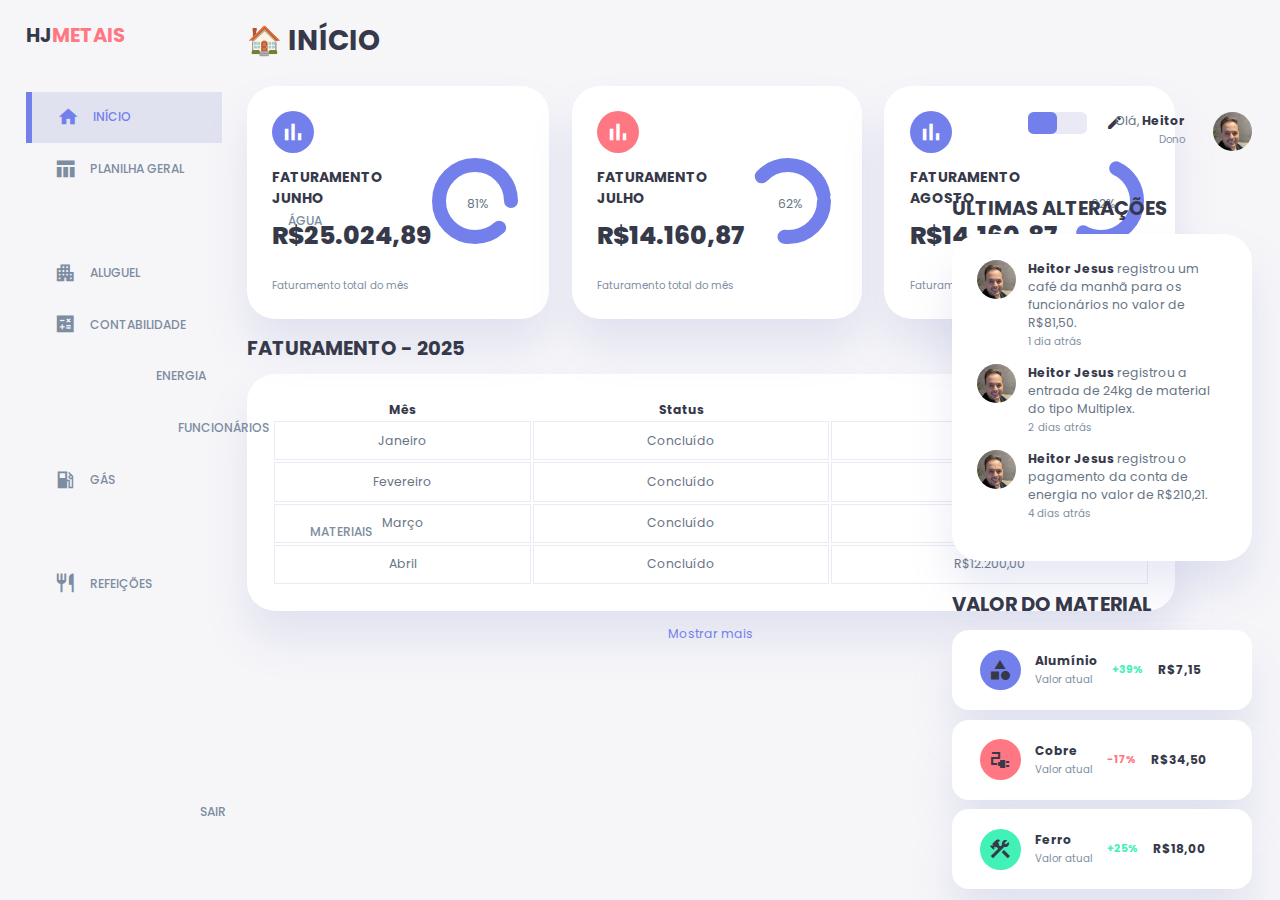
<file: index.html>
<!DOCTYPE html>
<html lang="pt-br">
<head>
    <meta charset="UTF-8">
    <meta http-equiv="X-UA-Compatible" content="IE=edge">
    <meta name="viewport" content="width=device-width, initial-scale=1.0">
    <title>HJ METAIS</title>
    <!-- MATERIAL ICONS -->
    <link href="https://fonts.googleapis.com/icon?family=Material+Icons+Sharp" rel="stylesheet">
    <!-- CSS -->
    <link rel="stylesheet" href="./style.css">
    <style>
        /* Estilo simples para demonstrar a troca de abas */
        main section {
            display: none;
        }

        main section.active {
            display: block;
        }
    </style>
    <link href="https://fonts.googleapis.com/css2?family=Poppins:wght@400;600&display=swap" rel="stylesheet">
        <style>
            body {
                font-family: 'Poppins', sans-serif;
            }
        </style>
</head>
<body>
    <div class="container">
        <aside>
            <div class="top">
                <div class="logo">
                    <h2 href="#" id="btnHJ">HJ<span class="danger" href="#" id="btnMetais">METAIS</span></h2>
                </div>
                <div class="close" id="close-btn">
                    <span class="material-icons-sharp">close</span>
                </div>
            </div>

            <div class="sidebar">
                <div class="nav-menu">
                    <a href="#" class="nav-item active" data-tab="inicio">
                        <span class="material-icons-sharp">home</span>
                        <h3>INÍCIO</h3>
                    </a>
                    <a href="#" class="nav-item" data-tab="planilha">
                        <span class="material-icons-sharp">table_chart</span>
                        <h3>PLANILHA GERAL</h3>
                    </a>
                    <a href="#" class="nav-item" data-tab="agua">
                        <span class="material-icons-sharp">water_drop</span>
                        <h3>ÁGUA</h3>
                    </a>
                    <a href="#" class="nav-item" data-tab="aluguel">
                        <span class="material-icons-sharp">apartment</span>
                        <h3>ALUGUEL</h3>
                    </a>
                    <a href="#" class="nav-item" data-tab="contabilidade">
                        <span class="material-icons-sharp">calculate</span>
                        <h3>CONTABILIDADE</h3>
                    </a>
                    <a href="#" class="nav-item" data-tab="energia">
                        <span class="material-icons-sharp">bolt</span>
                        <h3>ENERGIA</h3>
                    </a>
                    <a href="#" class="nav-item" data-tab="funcionarios">
                        <span class="material-icons-sharp">badge</span>
                        <h3>FUNCIONÁRIOS</h3>
                    </a>
                    <a href="#" class="nav-item" data-tab="gas">
                        <span class="material-icons-sharp">local_gas_station</span>
                        <h3>GÁS</h3>
                    </a>
                    <a href="#" class="nav-item" data-tab="materiais">
                        <span class="material-icons-sharp">inventory_2</span>
                        <h3>MATERIAIS</h3>
                    </a>
                    <a href="#" class="nav-item" data-tab="refeicoes">
                        <span class="material-icons-sharp">restaurant</span>
                        <h3>REFEIÇÕES</h3>
                    </a>
                    <a href="#">
                        <span class="material-icons-sharp">logout</span>
                        <h3>SAIR</h3>
                    </a>
                </div>
            </div>
        </aside>
        
        
        <main>


        <!-- A B A     D O    I N I C I O -->
        <section data-content="inicio" class="active">
            <div class="title">🏠 INÍCIO</div>

                <div class="insights">
                <div class="sales">
                    <span class="material-icons-sharp">bar_chart</span>
                    <div class="middle">
                    <div class="left">
                        <h3>FATURAMENTO JUNHO</h3>
                        <h1>R$25.024,89</h1>
                    </div>
                    <div class="progress">
                        <svg><circle cx='38' cy='38' r='36'></circle></svg>
                        <div class="number"><p>81%</p></div>
                    </div>
                    </div>
                    <small class="text-muted">Faturamento total do mês</small>
                </div>

                <div class="expenses">
                    <span class="material-icons-sharp">bar_chart</span>
                    <div class="middle">
                    <div class="left">
                        <h3>FATURAMENTO JULHO</h3>
                        <h1>R$14.160,87</h1>
                    </div>
                    <div class="progress">
                        <svg><circle cx='38' cy='38' r='36'></circle></svg>
                        <div class="number"><p>62%</p></div>
                    </div>
                    </div>
                    <small class="text-muted">Faturamento total do mês</small>
                </div>

                <div class="income">
                    <span class="material-icons-sharp">bar_chart</span>
                    <div class="middle">
                    <div class="left">
                        <h3>FATURAMENTO AGOSTO</h3>
                        <h1>R$14.160,87</h1>
                    </div>
                    <div class="progress">
                        <svg><circle cx='38' cy='38' r='36'></circle></svg>
                        <div class="number"><p>62%</p></div>
                    </div>
                    </div>
                    <small class="text-muted">Faturamento total do mês</small>
                </div>
                </div>

                <div class="recent-orders">
                    <h2>FATURAMENTO - 2025</h2>
                    <table>
                        <thead>
                            <tr>
                                <th>Mês</th>
                                <th>Status</th>
                                <th>Valor</th>
                            </tr>
                        </thead>
                        <tbody id="faturamento-body">
                            <tr><td>Janeiro</td><td>Concluído</td><td>R$18.124,71</td></tr>
                            <tr><td>Fevereiro</td><td>Concluído</td><td>R$9.210,14</td></tr>
                            <tr><td>Março</td><td>Concluído</td><td>R$19.890,45</td></tr>
                            <tr><td>Abril</td><td>Concluído</td><td>R$12.200,00</td></tr>
                            <tr style="display: none;"><td>Maio</td><td>Concluído</td><td>R$15.230,90</td></tr>
                            <tr style="display: none;"><td>Junho</td><td>Concluído</td><td>R$13.750,20</td></tr>
                            <tr style="display: none;"><td>Julho</td><td>Pendente</td><td>R$11.100,00</td></tr>
                            <!-- adicione mais se quiser -->
                        </tbody>
                    </table>
                    <a href="#" id="ver-mais" onclick="mostrarMais(event)">Mostrar mais</a>
                </div>

                <div class="right">
                    <div class="top">
                        <button id="menu-btn"> 
                            <span class="material-icons-sharp">
                                menu
                                </span>
                        </button>

                        <div class="theme-toggler">
                            <span class="material-icons-sharp active">light_mode</span>
                            <span class="material-icons-sharp">dark_mode</span>
                        </div>

                        <div class="profile">
                            <div class="info">
                                <p>Olá, <b>Heitor</b></p>
                                <small class="text-muted">Dono</small>
                            </div>
                            <div class="profile-photo">
                                <img src="./images/profile-1.jpg" alt="">
                            </div>
                        </div>

                    </div>

                    <div class="recent-updates">
                        <h2>ÚLTIMAS ALTERAÇÕES</h2>

                        <div class="updates">
                            <div class="update">
                                <div class="profile-photo">
                                    <img src="./images/profile-1.jpg" alt="">
                                </div>
                                <div class="message">
                                    <p><b>Heitor Jesus</b> registrou um café da manhã para os funcionários no valor de R$81,50.</p>
                                    <small class="text-muted">1 dia atrás</small>
                                </div>
                            </div>

                            <div class="update">
                                <div class="profile-photo">
                                    <img src="./images/profile-1.jpg" alt="">
                                </div>
                                <div class="message">
                                    <p><b>Heitor Jesus</b> registrou a entrada de 24kg de material do tipo Multiplex.</p>
                                    <small class="text-muted">2 dias atrás</small>
                                </div>
                            </div>

                            <div class="update">
                                <div class="profile-photo">
                                    <img src="./images/profile-1.jpg" alt="">
                                </div>
                                <div class="message">
                                    <p><b>Heitor Jesus</b> registrou o pagamento da conta de energia no valor de R$210,21.</p>
                                    <small class="text-muted">4 dias atrás</small>
                                </div>
                            </div>
                        </div>
                    </div>

                    <div class="sales-analytics">
                    <h2>VALOR DO MATERIAL</h2>

                    <div class="item online">
                        <div class="icon">
                            <span class="material-icons-sharp">category</span> <!-- Ícone para Alumínio -->
                        </div>
                            <div class="info">
                                <h3>Alumínio</h3>
                                <small class="text-muted">Valor atual</small>
                            </div>
                            <h5 class="success">+39%</h5>
                            <h3>R$7,15</h3>
                        </div>
                    

                    <div class="item offline">
                        <div class="icon">
                            <span class="material-icons-sharp">electrical_services</span> <!-- Ícone para Cobre -->
                        </div>
                            <div class="info">
                                <h3>Cobre</h3>
                                <small class="text-muted">Valor atual</small>
                            </div>
                            <h5 class="danger">-17%</h5>
                            <h3>R$34,50</h3>
                        </div>

                    <div class="item customers">
                        <div class="icon">
                            <span class="material-icons-sharp">construction</span> <!-- Ícone para Ferro -->
                        </div>
                            <div class="info">
                                <h3>Ferro</h3>
                                <small class="text-muted">Valor atual</small>
                            </div>
                            <h5 class="success">+25%</h5>
                            <h3>R$18,00</h3>
                        </div>
                </div>
            </div> 
        </section>

      


            <!-- A B A     D A   P L A N I L H A     G E R A L  -->
            <section data-content="planilha">
                <h1>📊 Planilha Geral</h1>
                <p>Conteúdo da planilha geral...</p>
            </section>



            <!-- A B A     D A    C O N T A    D E      A G U A -->
            <section data-content="agua">
                <div class="title">💧ÁGUA</div>

                <!-- Texto antes dos cards -->
                <div class="intro-text" style="margin-bottom: 25px; padding: 20px; background-color: #f9f9f9; border-left: 5px solid blue; border-radius: 6px;">
                    <p style="margin-bottom: 15px;">
                        💧 <strong>Bem-vindo à Central de Contas de Água</strong><br>
                        Esta seção foi criada para facilitar o controle e o registro das contas de água. Para adicionar um novo pagamento, basta clicar em <strong>"Registrar"</strong> e preencher o formulário com o <strong>valor</strong> e a <strong>data</strong> do pagamento. Simples e rápido! ✅
                    </p>
                    <p>
                        ⏰ No dia <strong>? de cada mês</strong>, um lembrete automático será exibido para que você não se esqueça de pagar a conta. Com essa funcionalidade, garantimos mais organização e pontualidade no controle financeiro. 💼📅
                    </p>
                </div>

                <!-- Modal Registrar Pagamento Água -->
                <div id="modalPagamentoAgua" class="modal">
                <div class="modal-content">
                    <span class="close-button-pagamento">&times;</span>
                    <h2>Registrar Pagamento de Água</h2>
                    <form id="formPagamentoAgua">

                    <label>Título</label><br>
                    <input type="text" id="tituloAgua" name="tituloAgua" required><br><br>


                    <label>Data:</label><br>
                    <input type="date" id="dataAgua" name="dataAgua" required><br><br>

                    <label>Valor:</label><br>
                    <input type="text" id="valorAgua" name="valorAgua" required><br><br>

                    <button type="submit" class="btn btn-primary">Salvar</button>
                    </form>
                </div>
                </div>


                <!-- Título + botão "+" -->
                <div style="display: flex; align-items: center; justify-content: space-between; margin-bottom: 10px;">
                    <h2 style="margin: 0;">PAGAMENTO CONTA DE ÁGUA - AGOSTO/25</h2>
                        <button id="btnAbrirModalAgua" class="btn-adicionar" style="padding: 6px 14px; font-size: 24px; border: none; border-radius: 6px; cursor: pointer;">
                            +
                        </button>
                </div>
                    <div class="recent-orders">
                    <table>
                        <thead>
                            <tr>
                                <th>Título</th>
                                <th>Data</th>
                                <th>Valor</th>
                            </tr>
                        </thead>
                        <tbody id="agua-body">
                            <tr><td>Sabesp</td><td>01/08/2025</td><td>R$454,71</td></tr>
                        </tbody>
                    </table>
                </div>

                <!-- Bloco inserido abaixo -->
                <div class="right">
                    <div class="top">
                        <button id="menu-btn"> 
                            <span class="material-icons-sharp">menu</span>
                        </button>

                        <div class="theme-toggler">
                            <span class="material-icons-sharp active">light_mode</span>
                            <span class="material-icons-sharp">dark_mode</span>
                        </div>

                        <div class="profile">
                            <div class="info">
                                <p>Olá, <b>Heitor</b></p>
                                <small class="text-muted">Dono</small>
                            </div>
                            <div class="profile-photo">
                                <img src="./images/profile-1.jpg" alt="">
                            </div>
                        </div>
                    </div>
                </div>
            </section>




            <!-- A B A     D O    A L U G U E L -->
            <section data-content="aluguel">
                <div class="title">🏢 ALUGUEL</div>

                <!-- Texto antes dos cards -->
                <div class="intro-text" style="margin-bottom: 25px; padding: 20px; background-color: #f9f9f9; border-left: 5px solid blue; border-radius: 6px;">
                    <p style="margin-bottom: 15px;">
                        🏠 <strong>Bem-vindo à Central de Contas de Aluguel</strong><br>
                        Esta seção foi criada para facilitar o controle e o registro das contas de aluguel. Para adicionar um novo pagamento, basta clicar em <strong>"+"</strong> e preencher o formulário com o <strong>valor</strong> e a <strong>data</strong> do pagamento. Simples e rápido! ✅
                    </p>
                    <p>
                        ⏰ No dia <strong>? de cada mês</strong>, um lembrete automático será exibido para que você não se esqueça de pagar a conta. Com essa funcionalidade, garantimos mais organização e pontualidade no controle financeiro. 💼📅
                    </p>
                </div>


                <!-- Modal Registrar Pagamento Água -->
                <div id="modalPagamentoAluguel" class="modal">
                <div class="modal-content">
                    <span class="close-button-pagamento-aluguel">&times;</span>
                    <h2>Registrar Pagamento de Aluguel</h2>
                    <form id="formPagamentoAluguel">

                    <label>Título:</label><br>
                    <input type="text" id="tituloAluguel" name="tituloAluguel" required><br><br>
                    
                    <label>Data:</label><br>
                    <input type="date" id="dataAluguel" name="dataAluguel" required><br><br>

                    <label>Valor:</label><br>
                    <input type="text" id="valorAluguel" name="valorAluguel" required><br><br>

                    <button type="submit" class="btn btn-primary">Salvar</button>
                    </form>
                </div>
                </div>


                <!-- Título + botão "+" -->
                <div style="display: flex; align-items: center; justify-content: space-between; margin-bottom: 10px;">
                    <h2 style="margin: 0;">PAGAMENTO ALUGUEL - AGOSTO/25</h2>
                        <button id="btnAbrirModalAluguel" class="btn-adicionar" style="padding: 6px 14px; font-size: 24px; border: none; border-radius: 6px; cursor: pointer;">
                            +
                        </button>
                </div>
                    <div class="recent-orders">
                    <table>
                        <thead>
                            <tr>
                                <th>Título</th>
                                <th>Data</th>
                                <th>Valor</th>
                            </tr>
                        </thead>
                        <tbody id="agua-body">
                            <tr><td>Aluguel 2 galpões</td><td>05/08/2025</td><td>R$7.000,00</td></tr>
                        </tbody>
                    </table>
                </div>

                <!-- Bloco inserido abaixo -->
                <div class="right">
                    <div class="top">
                        <button id="menu-btn"> 
                            <span class="material-icons-sharp">menu</span>
                        </button>

                        <div class="theme-toggler">
                            <span class="material-icons-sharp active">light_mode</span>
                            <span class="material-icons-sharp">dark_mode</span>
                        </div>

                        <div class="profile">
                            <div class="info">
                                <p>Olá, <b>Heitor</b></p>
                                <small class="text-muted">Dono</small>
                            </div>
                            <div class="profile-photo">
                                <img src="./images/profile-1.jpg" alt="">
                            </div>
                        </div>
                    </div>
                </div>
            </section>




            <!-- A B A     D A    C O N T A B I L I D A D E-->
            <section data-content="contabilidade">
                <div class="title">🧾 CONTABILIDADE</div>

                <!-- Texto antes dos cards -->
                <div class="intro-text" style="margin-bottom: 25px; padding: 20px; background-color: #f9f9f9; border-left: 5px solid blue; border-radius: 6px;">
                    <p style="margin-bottom: 15px;">
                        🏠 <strong>Bem-vindo à Central de Contas da Contabilidade</strong><br>
                        Esta seção foi criada para facilitar o controle e o registro das contas de contabilidade. Para adicionar um novo pagamento, basta clicar em <strong>"+"</strong> e preencher o formulário com o <strong>valor</strong> e a <strong>data</strong> do pagamento. Simples e rápido! ✅
                    </p>
                    <p>
                        ⏰ No dia <strong>? de cada mês</strong>, um lembrete automático será exibido para que você não se esqueça de pagar a conta. Com essa funcionalidade, garantimos mais organização e pontualidade no controle financeiro. 💼📅
                    </p>
                </div>


                <!-- Modal Registrar Pagamento Contabilidade -->
                <div id="modalPagamentoContabilidade" class="modal">
                <div class="modal-content">
                    <span class="close-button-pagamento-contabilidade">&times;</span>
                    <h2>Registrar Pagamento de Contabilidade</h2>
                    <form id="formPagamentoContabilidade">

                    <label>Título:</label><br>
                    <input type="text" id="tituloContabilidade" name="tituloContabilidade" required><br><br>
                        
                    <label>Data:</label><br>
                    <input type="date" id="dataContabilidade" name="dataContabilidade" required><br><br>

                    <label>Valor:</label><br>
                    <input type="text" id="valorContabilidade" name="valorContabilidade" required><br><br>

                    <button type="submit" class="btn btn-primary">Salvar</button>
                    </form>
                </div>
                </div>


                <!-- Título + botão "+" -->
                <div style="display: flex; align-items: center; justify-content: space-between; margin-bottom: 10px;">
                    <h2 style="margin: 0;">PAGAMENTO CONTABILIDADE - AGOSTO/25</h2>
                        <button id="btnAbrirModalContabilidade" class="btn-adicionar" style="padding: 6px 14px; font-size: 24px; border: none; border-radius: 6px; cursor: pointer;">
                            +
                        </button>
                </div>
                    <div class="recent-orders">
                    <table>
                        <thead>
                            <tr>
                                <th>Título</th>
                                <th>Data</th>
                                <th>Valor</th>
                            </tr>
                        </thead>
                        <tbody id="agua-body">
                            <tr><td>Lucas Contador</td><td>02/08/2025</td><td>R$1.000,00</td></tr>
                        </tbody>
                    </table>
                </div>

                <!-- Bloco inserido abaixo -->
                <div class="right">
                    <div class="top">
                        <button id="menu-btn"> 
                            <span class="material-icons-sharp">menu</span>
                        </button>

                        <div class="theme-toggler">
                            <span class="material-icons-sharp active">light_mode</span>
                            <span class="material-icons-sharp">dark_mode</span>
                        </div>

                        <div class="profile">
                            <div class="info">
                                <p>Olá, <b>Heitor</b></p>
                                <small class="text-muted">Dono</small>
                            </div>
                            <div class="profile-photo">
                                <img src="./images/profile-1.jpg" alt="">
                            </div>
                        </div>
                    </div>
                </div>
            </section>




            <!-- A B A     D A    E N E R G I A-->
            <section data-content="energia">
                 <div class="title">⚡ ENERGIA</div>

                <!-- Texto antes dos cards -->
                <div class="intro-text" style="margin-bottom: 25px; padding: 20px; background-color: #f9f9f9; border-left: 5px solid blue; border-radius: 6px;">
                    <p style="margin-bottom: 15px;">
                        🏠 <strong>Bem-vindo à Central de Contas de Energia</strong><br>
                        Esta seção foi criada para facilitar o controle e o registro das contas de energia. Para adicionar um novo pagamento, basta clicar em <strong>"+"</strong> e preencher o formulário com o <strong>valor</strong> e a <strong>data</strong> do pagamento. Simples e rápido! ✅
                    </p>
                    <p>
                        ⏰ No dia <strong>? de cada mês</strong>, um lembrete automático será exibido para que você não se esqueça de pagar a conta. Com essa funcionalidade, garantimos mais organização e pontualidade no controle financeiro. 💼📅
                    </p>
                </div>


                <!-- Modal Registrar Pagamento Contabilidade -->
                <div id="modalPagamentoEnergia" class="modal">
                <div class="modal-content">
                    <span class="close-button-pagamento-energia">&times;</span>
                    <h2>Registrar Pagamento de Energia</h2>
                    <form id="formPagamentoEnergia">

                    <label>Título:</label><br>
                    <input type="text" id="tituloEnergia" name="tituloEnergia" required><br><br>

                    <label>Data:</label><br>
                    <input type="date" id="dataEnergia" name="dataEnergia" required><br><br>

                    <label>Valor:</label><br>
                    <input type="text" id="valorEnergia" name="valorEnergia" required><br><br>

                    <button type="submit" class="btn btn-primary">Salvar</button>
                    </form>
                </div>
                </div>


                <!-- Título + botão "+" -->
                <div style="display: flex; align-items: center; justify-content: space-between; margin-bottom: 10px;">
                    <h2 style="margin: 0;">PAGAMENTO ENERGIA - AGOSTO/25</h2>
                        <button id="btnAbrirModalEnergia" class="btn-adicionar" style="padding: 6px 14px; font-size: 24px; border: none; border-radius: 6px; cursor: pointer;">
                            +
                        </button>
                </div>
                    <div class="recent-orders">
                    <table>
                        <thead>
                            <tr>
                                <th>Título</th>
                                <th>Data</th>
                                <th>Valor</th>
                            </tr>
                        </thead>
                        <tbody id="agua-body">
                            <tr><td>Energia EDP</td><td>15/08/2025</td><td>R$323,40</td></tr>
                        </tbody>
                    </table>
                </div>

                <!-- Bloco inserido abaixo -->
                <div class="right">
                    <div class="top">
                        <button id="menu-btn"> 
                            <span class="material-icons-sharp">menu</span>
                        </button>

                        <div class="theme-toggler">
                            <span class="material-icons-sharp active">light_mode</span>
                            <span class="material-icons-sharp">dark_mode</span>
                        </div>

                        <div class="profile">
                            <div class="info">
                                <p>Olá, <b>Heitor</b></p>
                                <small class="text-muted">Dono</small>
                            </div>
                            <div class="profile-photo">
                                <img src="./images/profile-1.jpg" alt="">
                            </div>
                        </div>
                    </div>
                </div>
            </section>




            <!-- A B A     D O S    F U N C I O N A R I O S-->
            <section data-content="funcionarios">
                <h1>Funcionários</h1>
                <p>Dados dos funcionários...</p>
            </section>




            <!-- A B A     D O      G Á S -->
            <section data-content="gas">
                <h1>Gás</h1>
                <p>Controle de gás utilizado...</p>
            </section>




            <!-- A B A     D O S     M A T E R I A I S-->
            <section data-content="materiais">
                <h1>Materiais</h1>
                <p>Estoque e movimentações de materiais...</p>
            </section>
    
            
            <!-- A B A     D A S     R E F E I C O E S-->
            <section data-content="refeicoes">
                <h1>Refeições</h1>
                <p>Controle de refeições servidas...</p>
            </section>

        </main>
    </div>












    <!-- SCRIPT DE TROCA DE ABAS -->
    <script>
        
    </script>

    <script src="script.js"></script>
    <script src="./ordes.js"></script>
</body>
</html>
</file>
<file: style.css>
@import url('https://fonts.googleapis.com/css2?family=Poppins:wght@300;400;500;600;700;800&display=swap');

/* ---------VARIAVREIS RAIZ ----------- */
:root {
    --color-primary: #7380ec;
    --color-danger: #ff7782;
    --color-succcess: #41f1b6;
    --color-warning: #ffbb55;
    --color-white: #fff;
    --color-info-dark: #7d8da1;
    --color-info-light: #dce1eb;
    --color-dark: #363949;
    --color-light: rgba(132, 139, 200, 0.18);
    --color-primary-variant: #111e88;
    --color-dark-variat: #677483;
    --color-background: #f6f6f9;


    --card-border-radius: 2rem;
    --border-radius-1: 0.4rem;
    --border-radius-2: 0.8rem;
    --border-radius-3: 1.2rem;

    --card-padding: 1.8rem;
    --padding-1: 1.2rem;

    --box-sahdow: 0 2rem 3rem var(--color-light);
}

/* ========= DARK TEMA ======== */
.dark-theme-variables{
    --color-background: #181a1e;
    --color-white:#202528;
    --color-dark:#edeffd;
    --color-dark-variat:#a3bdcc;
    --color-light:rgba(0, 0, 0, 0.4)
    --box-shadow: 0 2rem 3rem var(--color-ligth);
}

* {
    margin: 0;
    padding: 0;
    outline: 0;
    appearance: none;
    border: 0;
    text-decoration: none;
    list-style: none;
    box-sizing: border-box;
}
html {
    font-size: 14px;
}


body {
    width: 100vw;
    height: 100vh;
    font-family: poppins, sans-serif;
    font-size: 0.88rem;
    background: var(--color-background);
    user-select: none;
    overflow-x: hidden;
    color: var(--color-dark);
}
.container {
    display: grid;
    width: 96%;
    margin: 0 auto;
    gap: 1.8rem;
    grid-template-columns: 14rem auto 23rem;
    align-items: flex-start;
}

a {
    color: var(--color-dark);
}

img {
    display: block;
    width: 100%;
}

h1 {
    font-weight: 800;
    font-size: 1.8rem;
}

h2 {
    font-size: 1.4rem;
}

h3{
    font-size: 0.87rem;
}
h4 {
    font-size: 0.8rem;
}

h5 {
    font-size: 0.77rem;
}

small {
    font-size: 0..75rem;
}

.profile-photo{
    width: 2.8rem;
    height: 2.8rem;
    border-radius: 50%;
    overflow: hidden;
}

.text-muted{
    color: var(--color-info-dark);
}

p {
    color: var(--color-dark-variat);
}

b {
    color: var(--color-dark);
}

.primary {
    color: var(--color-primary);
}

.danger {

    color: var(--color-danger);
}

.success {
    color: var(--color-succcess);
}

.warning {
    color: var(--color-warning);
}

aside {
    height: 100vh;
  
}

aside .top {
   
    display: flex;
    align-items: center;
   justify-content: space-between;
    margin-top: 1.4rem;
}

aside .logo {
    display: flex;
    gap: 0.8rem;
} 

aside .logo img {
    width: 2rem;
    height: 2rem;
}

aside .close {
    display: none;
}

/* -------------------------------- SIDBAR-------------------- */

aside .sidebar {
    
    display: flex;
    flex-direction: column;
    height: 86vh;
    position: relative;
    top: 3rem;
}

aside h3 {
    font-weight: 500;
}

aside .sidebar a {
    display: flex;
    color: var(--color-info-dark);
    margin-left: 2rem;
    gap: 1rem;
    align-items: center;
    position: relative;
    height: 3.7rem;
    transition: all 300ms ease ;
}

aside .sidebar a span {
    font-size: 1.6rem;
    transition:all 300ms ease;
}

aside .sidebar a:last-child {
    position: absolute;
    bottom: 2rem;
    width: 100%;
}

aside .sidebar a.active {
    background: var(--color-light);
    color: var(--color-primary);
    margin-left: 0;
}

aside .sidebar a.active:before {
    content: '';
    width: 6px;
    height: 100%;
    background: var(--color-primary);
}

aside .sidebar a.active span {
    color:var(--color-primary);
    margin-left: calc(1rem - 3px);
}

aside .sidebar a:hover {
    color: var(--color-primary);
}

aside .sidebar a:hover span{
    margin-left: 1rem;
}

aside .sidebar .message-count {
    background: var(--color-danger);
    color: var(--color-white);
    padding: 2px 10px;
    font-size: 11px;
    border-radius: var(--border-radius-1);
}

/* ------------MAIN------------ */
main{
    margin-top: 1.4rem;
}

main .date{
    display: inline-block;
    background: var(--color-light);
    border-radius: var(--border-radius-1);
    margin-top:  1rem;
    padding: 0.5rem 1.6rem;
}



main .date input[type='date'] {
    background:transparent ;
    color: var(--color-dark);
}

main .insights {
    display: grid;
    grid-template-columns: repeat(3, 1fr);
    gap: 1.6rem;
}

main .insights > div{
   background: var(--color-white);
   padding: var(--card-padding);
   border-radius: var(--card-border-radius);
   margin-top: 1rem;
   box-shadow: var(--box-sahdow);
    transition: all 300ms ease;
}

main .insights > div:hover {
    box-shadow: none;
}

main .insights > div span{
    background: var(--color-primary);
    padding: 0.5rem;
    border-radius: 50%;
    color: var(--color-white);
    font-size: 2rem;
}

main .insights > div.expenses span {
    background: var(--color-danger);
}

main .insights > div .income span{
    background: var(--color-succcess);
}

main .insights > div .middle {
    display: flex;
    align-items: center;
    justify-content: space-between;
}

main .insights h3 {
    margin: 1rem 0 0.6rem;
    font-size: 1rem;
}

main .insights .progress{
    position: relative;
    width: 92px;
    height: 92px;
    border-radius: 50%;
}

main .insights svg {

    width: 7rem;
    height: 7rem;
}

main .insights svg circle{
    fill: none;
    stroke: var(--color-primary);
    stroke-width: 14;
    stroke-linecap: round ;
    transform: translate(5px, 5px);
    /* stroke-dasharray: 110; */
    stroke-dashoffset: 92;
   
}

main .insights .sales svg circle {
    stroke-dasharray: 200 ;
    stroke-dashoffset: -30;
}

main .insights .expenses svg circle {
   stroke-dashoffset: 20;
   stroke-dasharray: 80;
}


main .insights .income svg circle {
    stroke-dashoffset: 35;
    stroke-dasharray: 110;
 }

main .insights .progress .number{
  
    position: absolute;
    top: 0;
    left: 0;
    width: 100%;
    height: 100%;
    display: flex;
    justify-content:center;
    align-items: center;

}

main .insights small {
    margin-top: 1.6rem;
    display:block;
}

 /* ==================PEDIDOS RECENTES=========== */

main .recent-orders {
    margin-top: 1rem;
}

main .recent-orders h2 {
    margin-bottom: 0.8rem;
}

main .recent-orders table {
    background: var(--color-white);
    width: 100%;
    border-radius: var(--card-border-radius);
    padding: var(--card-padding);
    text-align: center;
    box-shadow: var(--box-sahdow);
    transition: all 300ms ease;
}

main .recent-orders table:hover{
    box-shadow: none;
}

main table tbody td{
    height: 2.8rem;
    border: 1px solid var(--color-light);
    color: var(--color-dark-variat);
}

main table tbody tr:last-child td {
    border: none;
}

main .recent-orders a{
    text-align: center;
    display: block;
    margin: 1rem auto;
    color: var(--color-primary);
}


/* ==================Right================ */
.right {
  position: absolute;
  top: 8rem;
  right: 2rem;
  width: 300px;

  display: flex;
  flex-direction: column;
  gap: 2rem; /* espaçamento entre os blocos */
}

.right .top{
    display: flex;
    justify-content: end;
    gap: 2rem;
    
}

.right .top button {
    display: none;
 }

.right .theme-toggler {
    background: var(--color-light);
    display: flex;
    justify-content: space-between;
    align-items: center;
    height: 1.6rem;
    width: 4.2rem;
    cursor: pointer;
    border-radius: var(--border-radius-1);
    
 }

.right .theme-toggler span{
    font-size: 1.2rem;
    width: 50%;
    height: 100%;
    display:flex;
    align-items: center;
    justify-content: center;
}

.right .theme-toggler span.active{
    background: var(--color-primary);
    color: white;
    border-radius: var(--border-radius-1);
}

.right .top .profile {
    display: flex;
    gap: 2rem;
    text-align: right;
}


/* ================ATUALIZAÇÕES RECENTES =================== */

.right .recent-updates {
    margin-top: 1rem;

}

.right .recent-updates h2{
    margin-bottom: 0.8rem;
}

.right .recent-updates .updates {
    background: var(--color-white);
    padding: var(--card-padding);
    border-radius: var(--card-border-radius);
    box-shadow: var(--box-sahdow);
    transition: all 300ms ease;
}

.right .recent-updates .updates:hover{
    box-shadow: none;
}

.right .recent-updates .updates .update {
    display: grid;
    grid-template-columns: 2.6rem auto;
    gap: 1rem;
    margin-bottom: 1rem;
}

/* =================   ANÁLISE DE VENDAS =========== */
.right .sales-analytics h2{
    margin-bottom: 0.8rem;
}
.right .sales-analytics .item{
    background: var(--color-white);
    display: flex;
    align-items:center;
    gap:1rem;
    margin-bottom: 0.7rem;
    padding: 1.4rem var(--card-border-radius);
    border-radius:var(--border-radius-3);
    box-shadow: var(--box-sahdow);
    transition: all 300ms ease;
}

.right .sales-analytics .item:hover{
    box-shadow: none;
}

.right .sales-analytics .item .right{
    
    display: flex;
    justify-content: space-between;
    align-items: center;
    margin: 0;
    width: 100%;
}

.right .sales-analytics .item .icon{
    padding: 0.6rem;
    background: var(--color-white);
    border-radius: 50%;
    background: var(--color-primary);
    display: flex;
}

.right .sales-analytics .item.offline .icon{
 background: var(--color-danger);
}

.right .sales-analytics .item.customers .icon{
    background: var(--color-succcess);
}

.right .sales-analytics .item.add-product{
    background-color: transparent;
    border: 2px dashed var(--color-primary);
    color: var(--color-primary);
    display: flex;
    align-items: center;
    justify-content: center;
}

.right .sales-analytics .item.add-product:hover{
    background:var(--color-primary) ;
    color: white;
}


.right .sales-analytics .item.add-product div{
    display: flex;
    align-items: center;
    gap: 0.6rem;
}

.right .sales-analytics .item.add-product div h3{
    font-weight: 600;
}

/* =========   MEDIA QUERIES ============= */

@media screen and (max-width: 1200px){
    .container{
        width: 94%;
        grid-template-columns: 7rem auto 23rem;
    }
    aside .logo h2{
        display: none;
    }
    aside  .sidebar h3{
        display: none;
    }
    aside  .sidebar a{
        width:  5.6rem;
    }
    aside  .sidebar a:last-child{
        position: relative;
        margin-top: 1.8rem;
    }
    main .insights {
        grid-template-columns: 1fr;
        gap: 0;
    }
    main .recent-orders{
        width: 94%;
        position: absolute;
        left: 50%;
        transform: translateX(-50%);
        margin: 2rem 0 0 8.8rem;
    }
    main .recent-orders table{
        width: 83vw;
    }

    main table thead tr th:last-child,
    main table thead tr th:first-child{
        display: none;
    }

    main table tbody thead tr th:last-child,
    main table tbody thead tr th:first-child{
        display: none;
    }

}

/* =========   MEDIA QUERIES (MOBILE)============= */
@media screen and (max-width: 768px){
    .container{
        width: 100%;
        grid-template-columns: 1fr;
    }
    aside {
        position: fixed;
        left: -100%;
        background: var(--color-white);
        width: 18rem;
        z-index: 3;
        box-shadow: 1rem 3rem 4rem var(--color-light);
        height: 100vh;
        padding-right:var(--card-padding);
        display: none;
        animation: showMenu 400ms ease forwards;
    }
    @keyframes showMenu {
        to{
            left: 0;
        }
    }
    aside .logo{
        margin-left: 1rem;
    }
    aside .logo h2{
        display: inline;
    }
    aside .sidebar h3{
        display: inline;
    }
    aside .sidebar a{
        width: 100%;
        height:3.4rem;
    }

    aside .sidebar a:last-child{
        position: absolute;
        bottom: 5rem;
    }
    aside .close{
        display: inline-block;
        cursor: pointer;
    }
    main{
        margin-top: 8rem;
        padding: 0 1rem;
    }
    main .insights > div{
        width: 100%;
    }

    main .recent-orders{
        position: relative;
        margin: 3rem 0 0 0;
        width: 100%;
    }
    main .recent-orders table{
        width: 100%;
        margin: 0;
    }
    .right{
        width: 94%;
        margin: 0 auto 4rem;
    }
    .right .top{
        position: fixed;
        top: 0;
        left: 0;
        align-items: center;
        padding: 0 0.8rem;
        height: 4.6rem;
        background: var(--color-white);
        width: 100%;
        margin: 0;
        z-index:2 ;
        box-shadow: 0 1rem 1rem var(--color-light);
    }

    .right .top .theme-toggler{
        width: 4.4rem;
        position: absolute;
        left: 66%;
    }

    .right .profile .info {
        display: none;
    }

    .right .top button{
        display: inline-block;
        background: transparent;
        cursor: pointer;
        color: var(--color-dark);
        position: absolute;
        left: 1rem;
    }

    .right .top button span {
        font-size: 2rem;
    }
}

.page-title {
  margin-bottom: 30px;
  display: flex;
  justify-content: space-between;
  align-items: center;
  animation: fadeIn 0.5s ease;
}

.title {
  font-size: 28px;
  font-weight: 700;
  color: var(--dark);
  position: relative;
  padding-bottom: 10px;
}

.title::after {
  content: "";
  position: absolute;
  bottom: 0;
  left: 0;
  width: 40px;
  height: 3px;
  background: linear-gradient(90deg, var(--primary), var(--primary-light));
  border-radius: 10px;
}
</file>
